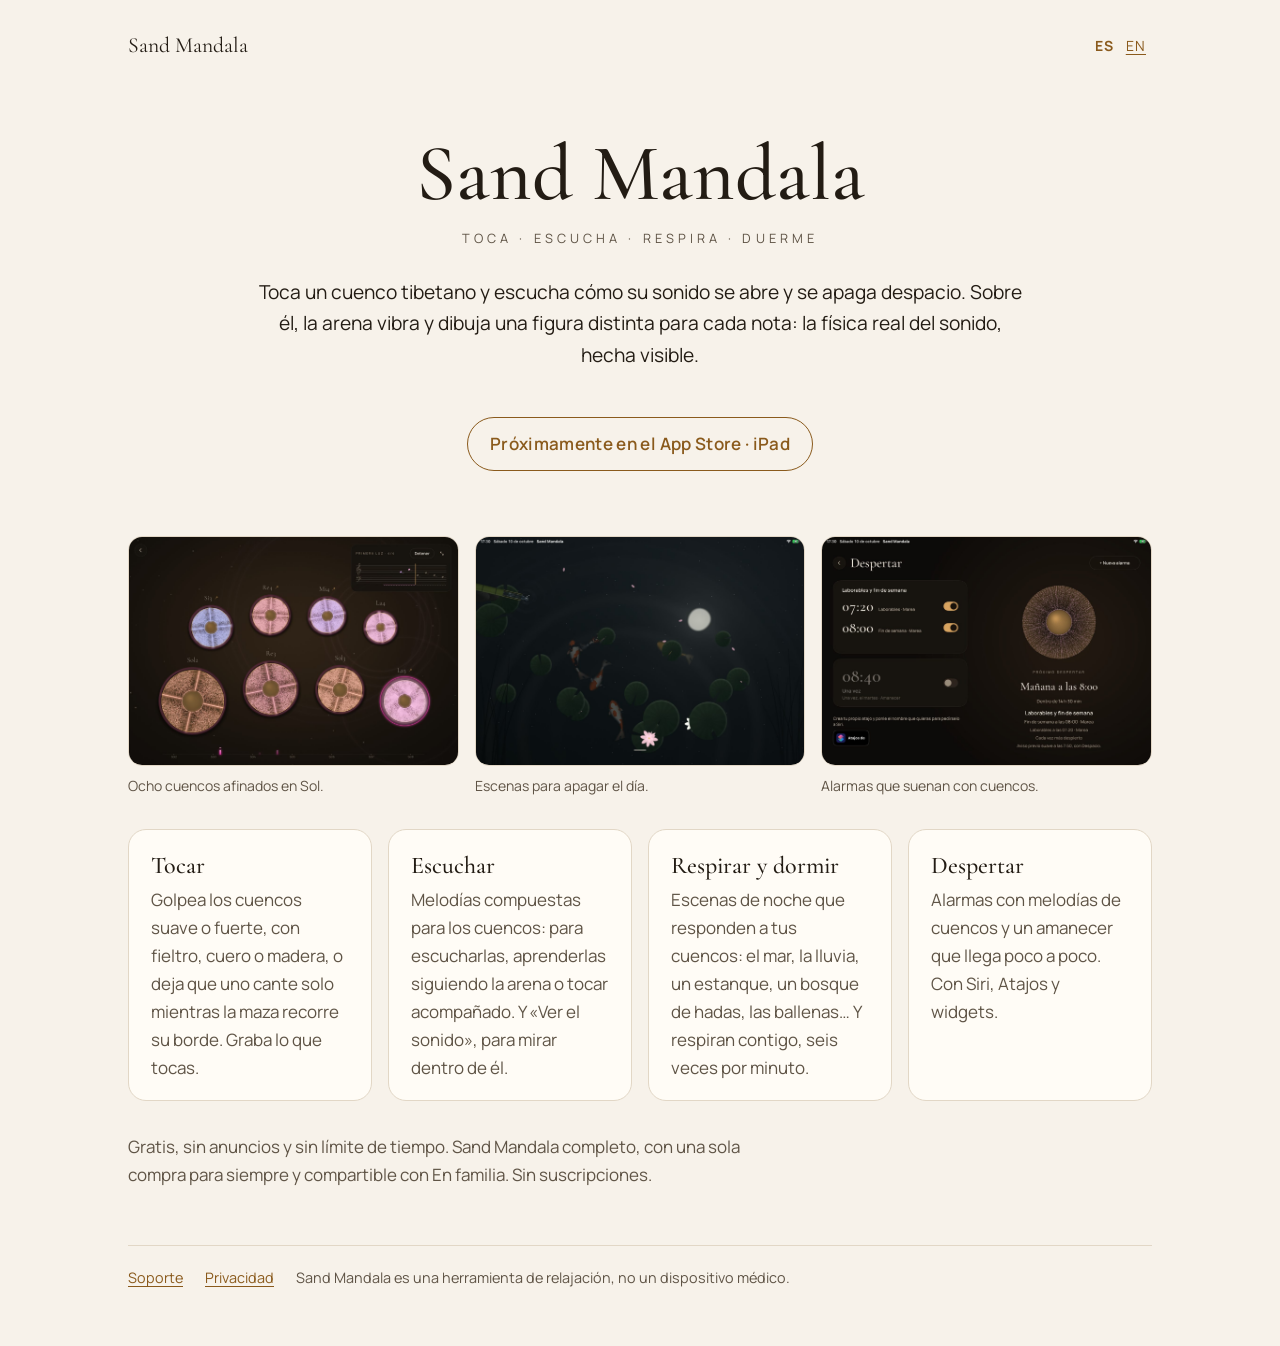
<file: index.html>
<!doctype html>
<html lang="es">
<head>
<meta charset="utf-8">
<meta name="viewport" content="width=device-width, initial-scale=1">
<title>Sand Mandala – Cuencos y sueño</title>
<meta name="description" content="Toca cuencos tibetanos y mira cómo la arena dibuja su sonido. Respira con el mar, duérmete con la lluvia o con el canto de las ballenas, y despierta con un amanecer.">
<link rel="stylesheet" href="assets/style.css">
<link rel="alternate" hreflang="en" href="en/">
<link rel="alternate" hreflang="es" href="./">
</head>
<body>
<div class="page wide">
  <header class="top">
    <a class="home" href="./">Sand Mandala</a>
    <nav class="lang" aria-label="Idioma"><span aria-current="true">ES</span><a href="en/" hreflang="en" lang="en">EN</a></nav>
  </header>

  <main>
    <div class="hero">
      <h1>Sand Mandala</h1>
      <p class="eyebrow">Toca · escucha · respira · duerme</p>
      <p class="lede">Toca un cuenco tibetano y escucha cómo su sonido se abre y se apaga despacio. Sobre él, la arena vibra y dibuja una figura distinta para cada nota: la física real del sonido, hecha visible.</p>
      <p class="soon">Próximamente en el App Store · iPad</p>
    </div>

    <div class="shots">
      <figure><img src="assets/img/02-cuencos.jpg" width="1400" height="973" alt="Ocho cuencos de bronce sobre fondo oscuro; la arena de cada uno dibuja su figura mientras suena una melodía."><figcaption>Ocho cuencos afinados en Sol.</figcaption></figure>
      <figure><img src="assets/img/03-estanque.jpg" width="1400" height="973" alt="Un estanque de noche con nenúfares, peces koi y la luna reflejada."><figcaption>Escenas para apagar el día.</figcaption></figure>
      <figure><img src="assets/img/05-despertar.jpg" width="1400" height="973" alt="La pantalla de alarmas, con el próximo despertar y un cuenco con su arena."><figcaption>Alarmas que suenan con cuencos.</figcaption></figure>
    </div>

    <div class="pillars">
      <section>
        <h2>Tocar</h2>
        <p>Golpea los cuencos suave o fuerte, con fieltro, cuero o madera, o deja que uno cante solo mientras la maza recorre su borde. Graba lo que tocas.</p>
      </section>
      <section>
        <h2>Escuchar</h2>
        <p>Melodías compuestas para los cuencos: para escucharlas, aprenderlas siguiendo la arena o tocar acompañado. Y «Ver el sonido», para mirar dentro de él.</p>
      </section>
      <section>
        <h2>Respirar y dormir</h2>
        <p>Escenas de noche que responden a tus cuencos: el mar, la lluvia, un estanque, un bosque de hadas, las ballenas… Y respiran contigo, seis veces por minuto.</p>
      </section>
      <section>
        <h2>Despertar</h2>
        <p>Alarmas con melodías de cuencos y un amanecer que llega poco a poco. Con Siri, Atajos y widgets.</p>
      </section>
    </div>

    <p class="muted" style="margin-top:32px">Gratis, sin anuncios y sin límite de tiempo. Sand Mandala completo, con una sola compra para siempre y compartible con En familia. Sin suscripciones.</p>
  </main>

  <footer>
    <a href="soporte/">Soporte</a>
    <a href="privacidad/">Privacidad</a>
    <span>Sand Mandala es una herramienta de relajación, no un dispositivo médico.</span>
  </footer>
</div>
</body>
</html>
</file>
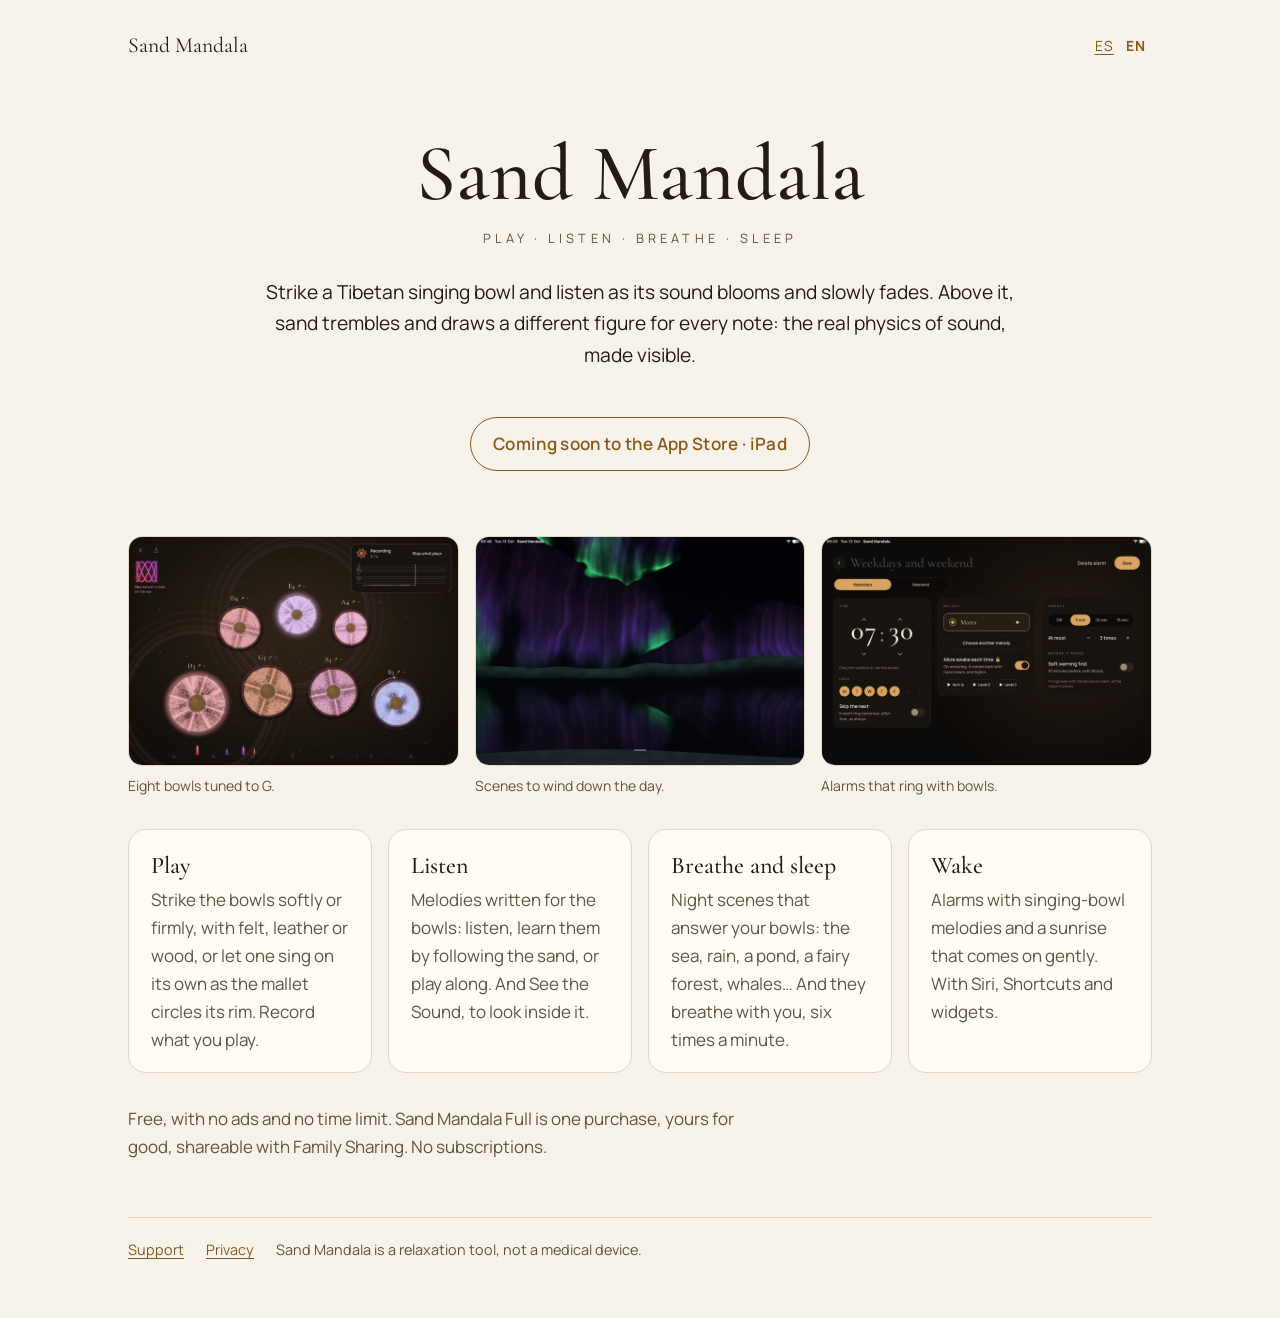
<file: en/index.html>
<!doctype html>
<html lang="en">
<head>
<meta charset="utf-8">
<meta name="viewport" content="width=device-width, initial-scale=1">
<title>Sand Mandala: Bowls &amp; Sleep</title>
<meta name="description" content="Play Tibetan singing bowls and watch sand draw their sound. Breathe with the sea, drift off to rain or whale song, and wake to a gentle dawn.">
<link rel="stylesheet" href="../assets/style.css">
<link rel="alternate" hreflang="es" href="../">
<link rel="alternate" hreflang="en" href="./">
</head>
<body>
<div class="page wide">
  <header class="top">
    <a class="home" href="./">Sand Mandala</a>
    <nav class="lang" aria-label="Language"><a href="../" hreflang="es" lang="es">ES</a><span aria-current="true">EN</span></nav>
  </header>

  <main>
    <div class="hero">
      <h1>Sand Mandala</h1>
      <p class="eyebrow">Play · listen · breathe · sleep</p>
      <p class="lede">Strike a Tibetan singing bowl and listen as its sound blooms and slowly fades. Above it, sand trembles and draws a different figure for every note: the real physics of sound, made visible.</p>
      <p class="soon">Coming soon to the App Store · iPad</p>
    </div>

    <div class="shots">
      <figure><img src="../assets/img/en/02-bowls.jpg" width="1400" height="973" alt="Eight bowls on a dark ground, each one's sand drawing its figure, while what is played is recorded."><figcaption>Eight bowls tuned to G.</figcaption></figure>
      <figure><img src="../assets/img/en/03-aurora.jpg" width="1400" height="973" alt="The northern lights over a still lake at night."><figcaption>Scenes to wind down the day.</figcaption></figure>
      <figure><img src="../assets/img/en/05-alarm.jpg" width="1400" height="973" alt="An alarm being edited: its time, its days, its melody and the snooze."><figcaption>Alarms that ring with bowls.</figcaption></figure>
    </div>

    <div class="pillars">
      <section>
        <h2>Play</h2>
        <p>Strike the bowls softly or firmly, with felt, leather or wood, or let one sing on its own as the mallet circles its rim. Record what you play.</p>
      </section>
      <section>
        <h2>Listen</h2>
        <p>Melodies written for the bowls: listen, learn them by following the sand, or play along. And See the Sound, to look inside it.</p>
      </section>
      <section>
        <h2>Breathe and sleep</h2>
        <p>Night scenes that answer your bowls: the sea, rain, a pond, a fairy forest, whales… And they breathe with you, six times a minute.</p>
      </section>
      <section>
        <h2>Wake</h2>
        <p>Alarms with singing-bowl melodies and a sunrise that comes on gently. With Siri, Shortcuts and widgets.</p>
      </section>
    </div>

    <p class="muted" style="margin-top:32px">Free, with no ads and no time limit. Sand Mandala Full is one purchase, yours for good, shareable with Family Sharing. No subscriptions.</p>
  </main>

  <footer>
    <a href="../support/">Support</a>
    <a href="../privacy/">Privacy</a>
    <span>Sand Mandala is a relaxation tool, not a medical device.</span>
  </footer>
</div>
</body>
</html>
</file>
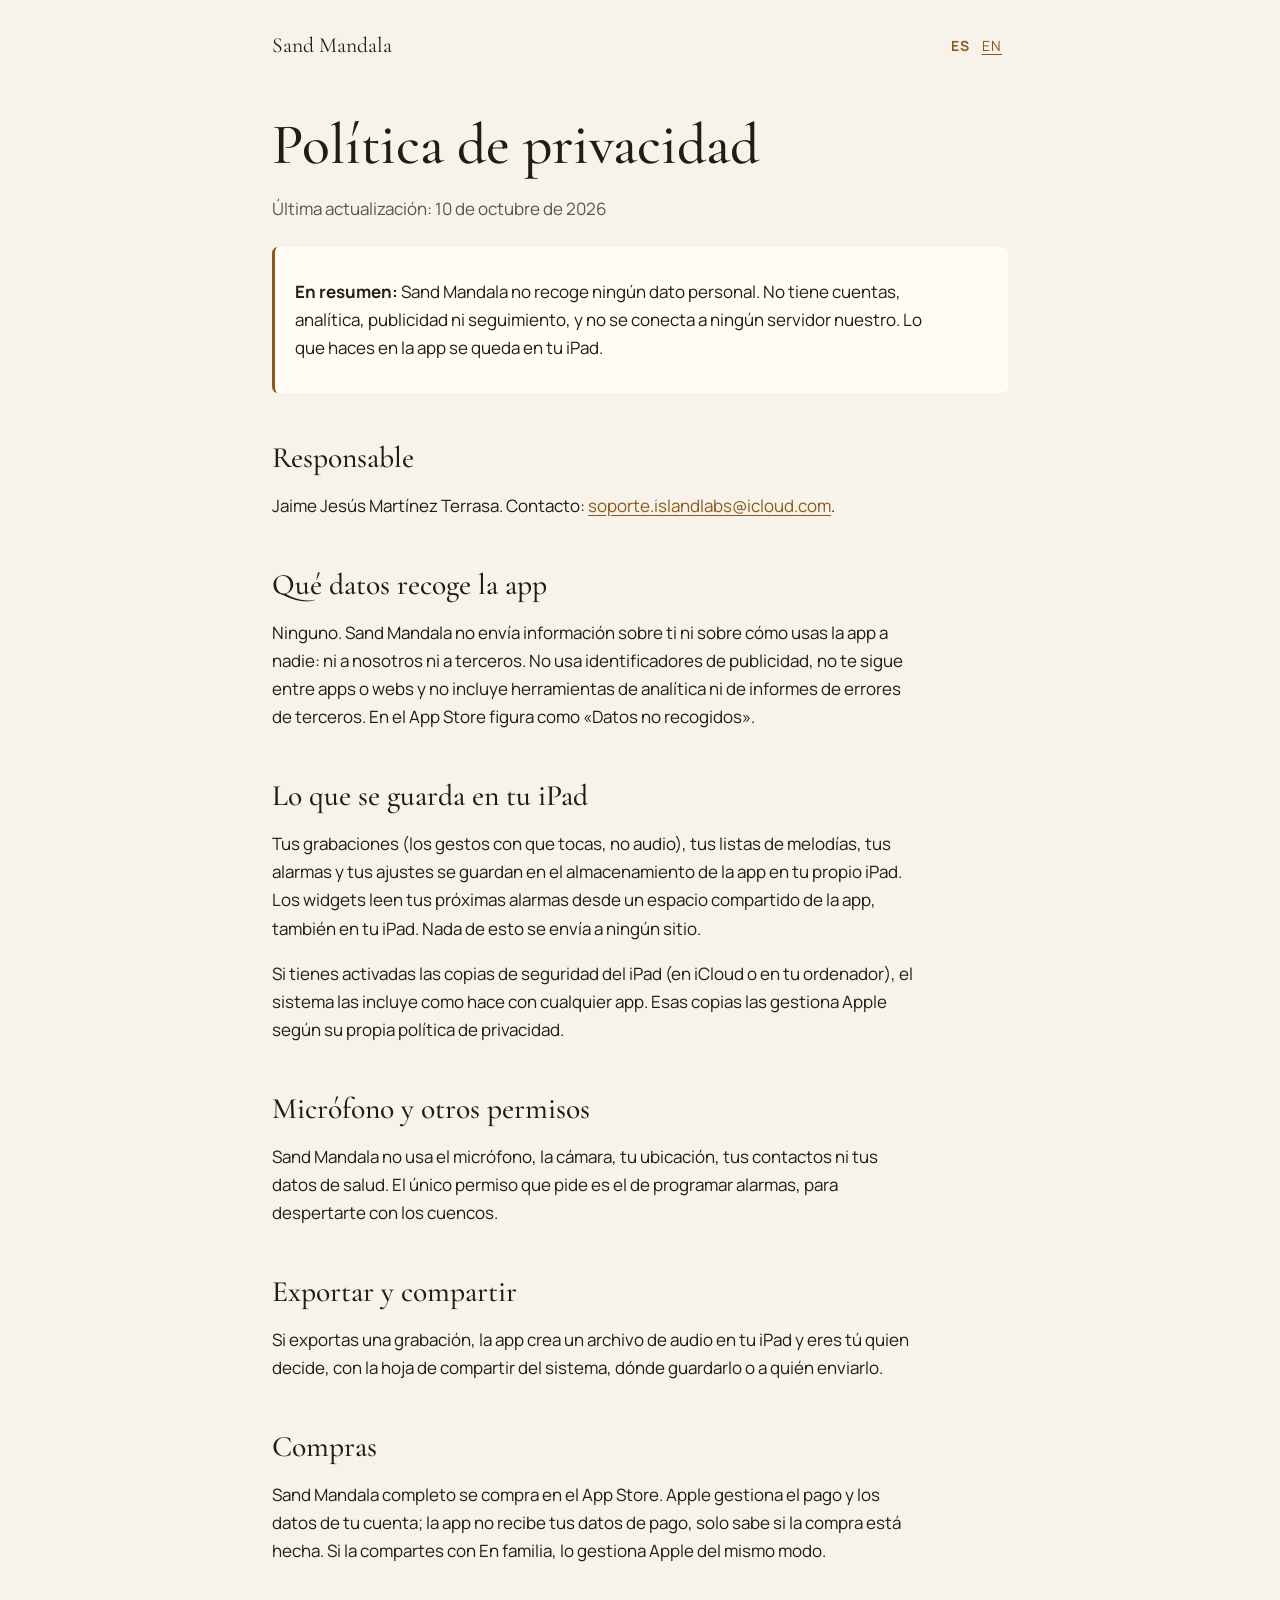
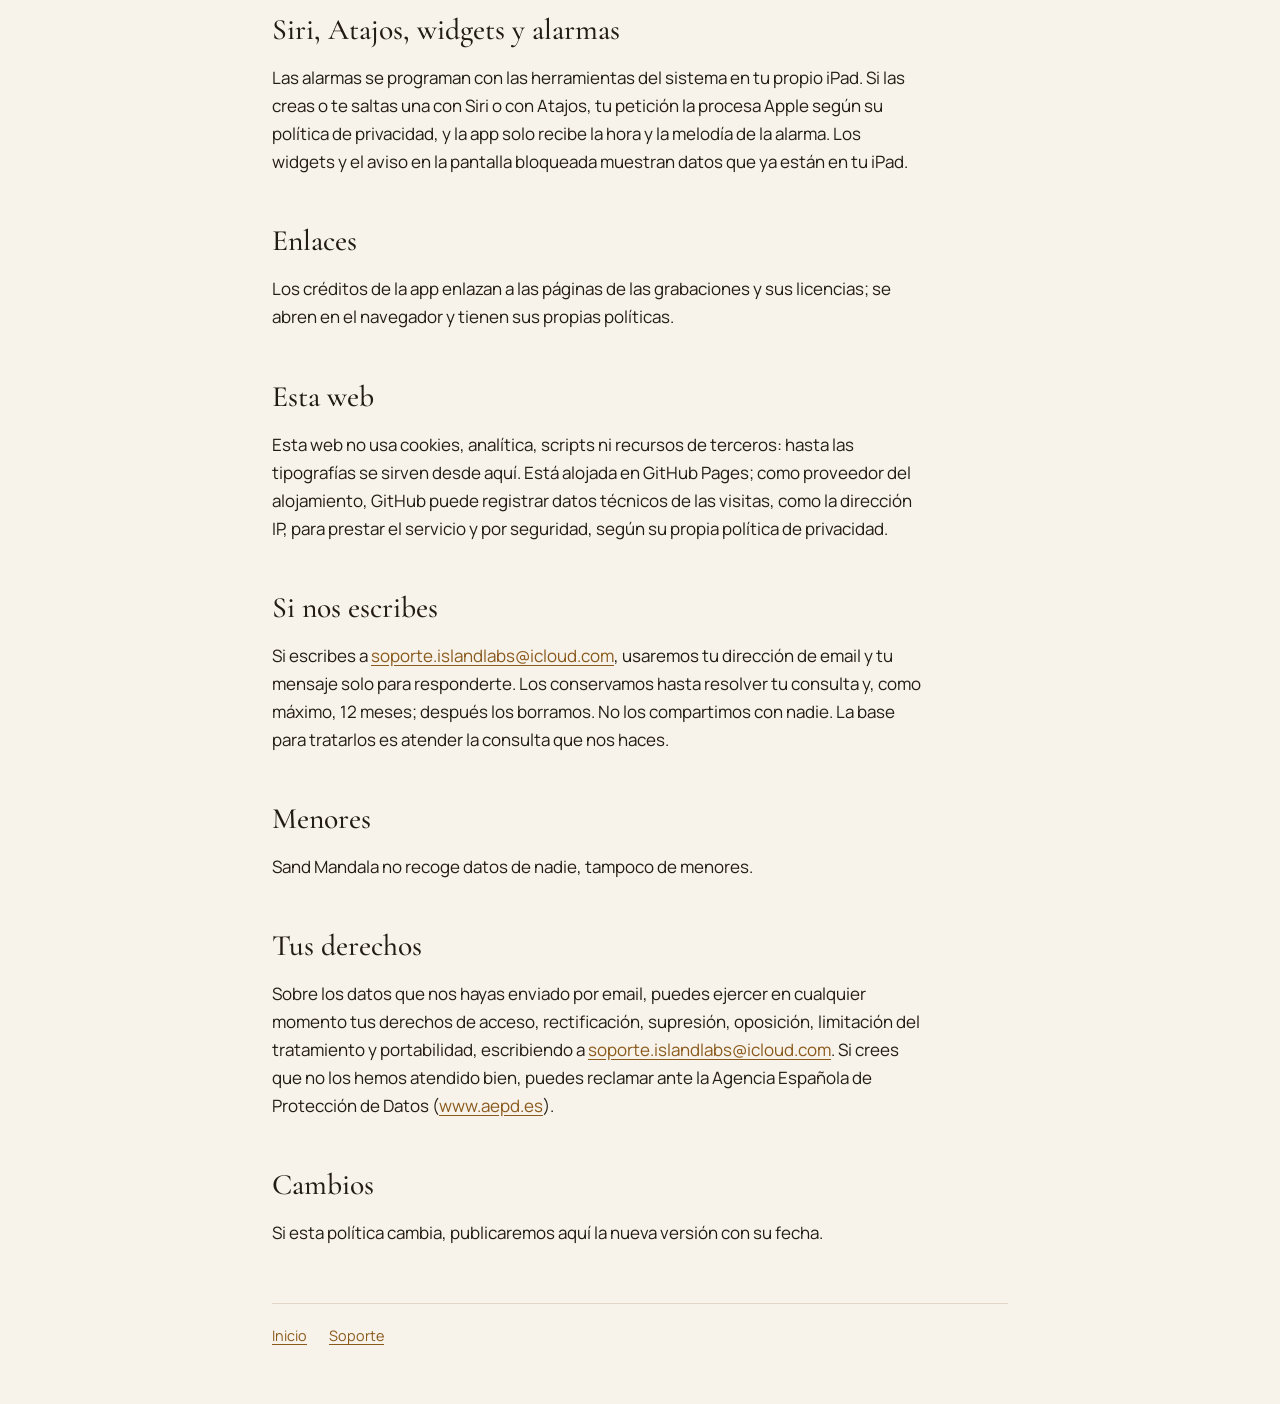
<file: privacidad/index.html>
<!doctype html>
<html lang="es">
<head>
<meta charset="utf-8">
<meta name="viewport" content="width=device-width, initial-scale=1">
<title>Política de privacidad · Sand Mandala</title>
<meta name="description" content="Sand Mandala no recoge datos personales: lo que haces en la app se queda en tu iPad.">
<link rel="stylesheet" href="../assets/style.css">
<link rel="alternate" hreflang="en" href="../privacy/">
</head>
<body>
<div class="page">
  <header class="top">
    <a class="home" href="../">Sand Mandala</a>
    <nav class="lang" aria-label="Idioma"><span aria-current="true">ES</span><a href="../privacy/" hreflang="en" lang="en">EN</a></nav>
  </header>

  <main>
    <h1>Política de privacidad</h1>
    <p class="muted">Última actualización: 10 de octubre de 2026</p>

    <div class="summary">
      <p><strong>En resumen:</strong> Sand Mandala no recoge ningún dato personal. No tiene cuentas, analítica, publicidad ni seguimiento, y no se conecta a ningún servidor nuestro. Lo que haces en la app se queda en tu iPad.</p>
    </div>

    <h2>Responsable</h2>
    <p>Jaime Jesús Martínez Terrasa. Contacto: <a href="mailto:soporte.islandlabs@icloud.com">soporte.islandlabs@icloud.com</a>.</p>

    <h2>Qué datos recoge la app</h2>
    <p>Ninguno. Sand Mandala no envía información sobre ti ni sobre cómo usas la app a nadie: ni a nosotros ni a terceros. No usa identificadores de publicidad, no te sigue entre apps o webs y no incluye herramientas de analítica ni de informes de errores de terceros. En el App Store figura como «Datos no recogidos».</p>

    <h2>Lo que se guarda en tu iPad</h2>
    <p>Tus grabaciones (los gestos con que tocas, no audio), tus listas de melodías, tus alarmas y tus ajustes se guardan en el almacenamiento de la app en tu propio iPad. Los widgets leen tus próximas alarmas desde un espacio compartido de la app, también en tu iPad. Nada de esto se envía a ningún sitio.</p>
    <p>Si tienes activadas las copias de seguridad del iPad (en iCloud o en tu ordenador), el sistema las incluye como hace con cualquier app. Esas copias las gestiona Apple según su propia política de privacidad.</p>

    <h2>Micrófono y otros permisos</h2>
    <p>Sand Mandala no usa el micrófono, la cámara, tu ubicación, tus contactos ni tus datos de salud. El único permiso que pide es el de programar alarmas, para despertarte con los cuencos.</p>

    <h2>Exportar y compartir</h2>
    <p>Si exportas una grabación, la app crea un archivo de audio en tu iPad y eres tú quien decide, con la hoja de compartir del sistema, dónde guardarlo o a quién enviarlo.</p>

    <h2>Compras</h2>
    <p>Sand Mandala completo se compra en el App Store. Apple gestiona el pago y los datos de tu cuenta; la app no recibe tus datos de pago, solo sabe si la compra está hecha. Si la compartes con En familia, lo gestiona Apple del mismo modo.</p>

    <h2>Siri, Atajos, widgets y alarmas</h2>
    <p>Las alarmas se programan con las herramientas del sistema en tu propio iPad. Si las creas o te saltas una con Siri o con Atajos, tu petición la procesa Apple según su política de privacidad, y la app solo recibe la hora y la melodía de la alarma. Los widgets y el aviso en la pantalla bloqueada muestran datos que ya están en tu iPad.</p>

    <h2>Enlaces</h2>
    <p>Los créditos de la app enlazan a las páginas de las grabaciones y sus licencias; se abren en el navegador y tienen sus propias políticas.</p>

    <h2>Esta web</h2>
    <p>Esta web no usa cookies, analítica, scripts ni recursos de terceros: hasta las tipografías se sirven desde aquí. Está alojada en GitHub Pages; como proveedor del alojamiento, GitHub puede registrar datos técnicos de las visitas, como la dirección IP, para prestar el servicio y por seguridad, según su propia política de privacidad.</p>

    <h2>Si nos escribes</h2>
    <p>Si escribes a <a href="mailto:soporte.islandlabs@icloud.com">soporte.islandlabs@icloud.com</a>, usaremos tu dirección de email y tu mensaje solo para responderte. Los conservamos hasta resolver tu consulta y, como máximo, 12 meses; después los borramos. No los compartimos con nadie. La base para tratarlos es atender la consulta que nos haces.</p>

    <h2>Menores</h2>
    <p>Sand Mandala no recoge datos de nadie, tampoco de menores.</p>

    <h2>Tus derechos</h2>
    <p>Sobre los datos que nos hayas enviado por email, puedes ejercer en cualquier momento tus derechos de acceso, rectificación, supresión, oposición, limitación del tratamiento y portabilidad, escribiendo a <a href="mailto:soporte.islandlabs@icloud.com">soporte.islandlabs@icloud.com</a>. Si crees que no los hemos atendido bien, puedes reclamar ante la Agencia Española de Protección de Datos (<a href="https://www.aepd.es">www.aepd.es</a>).</p>

    <h2>Cambios</h2>
    <p>Si esta política cambia, publicaremos aquí la nueva versión con su fecha.</p>
  </main>

  <footer>
    <a href="../">Inicio</a>
    <a href="../soporte/">Soporte</a>
  </footer>
</div>
</body>
</html>
</file>
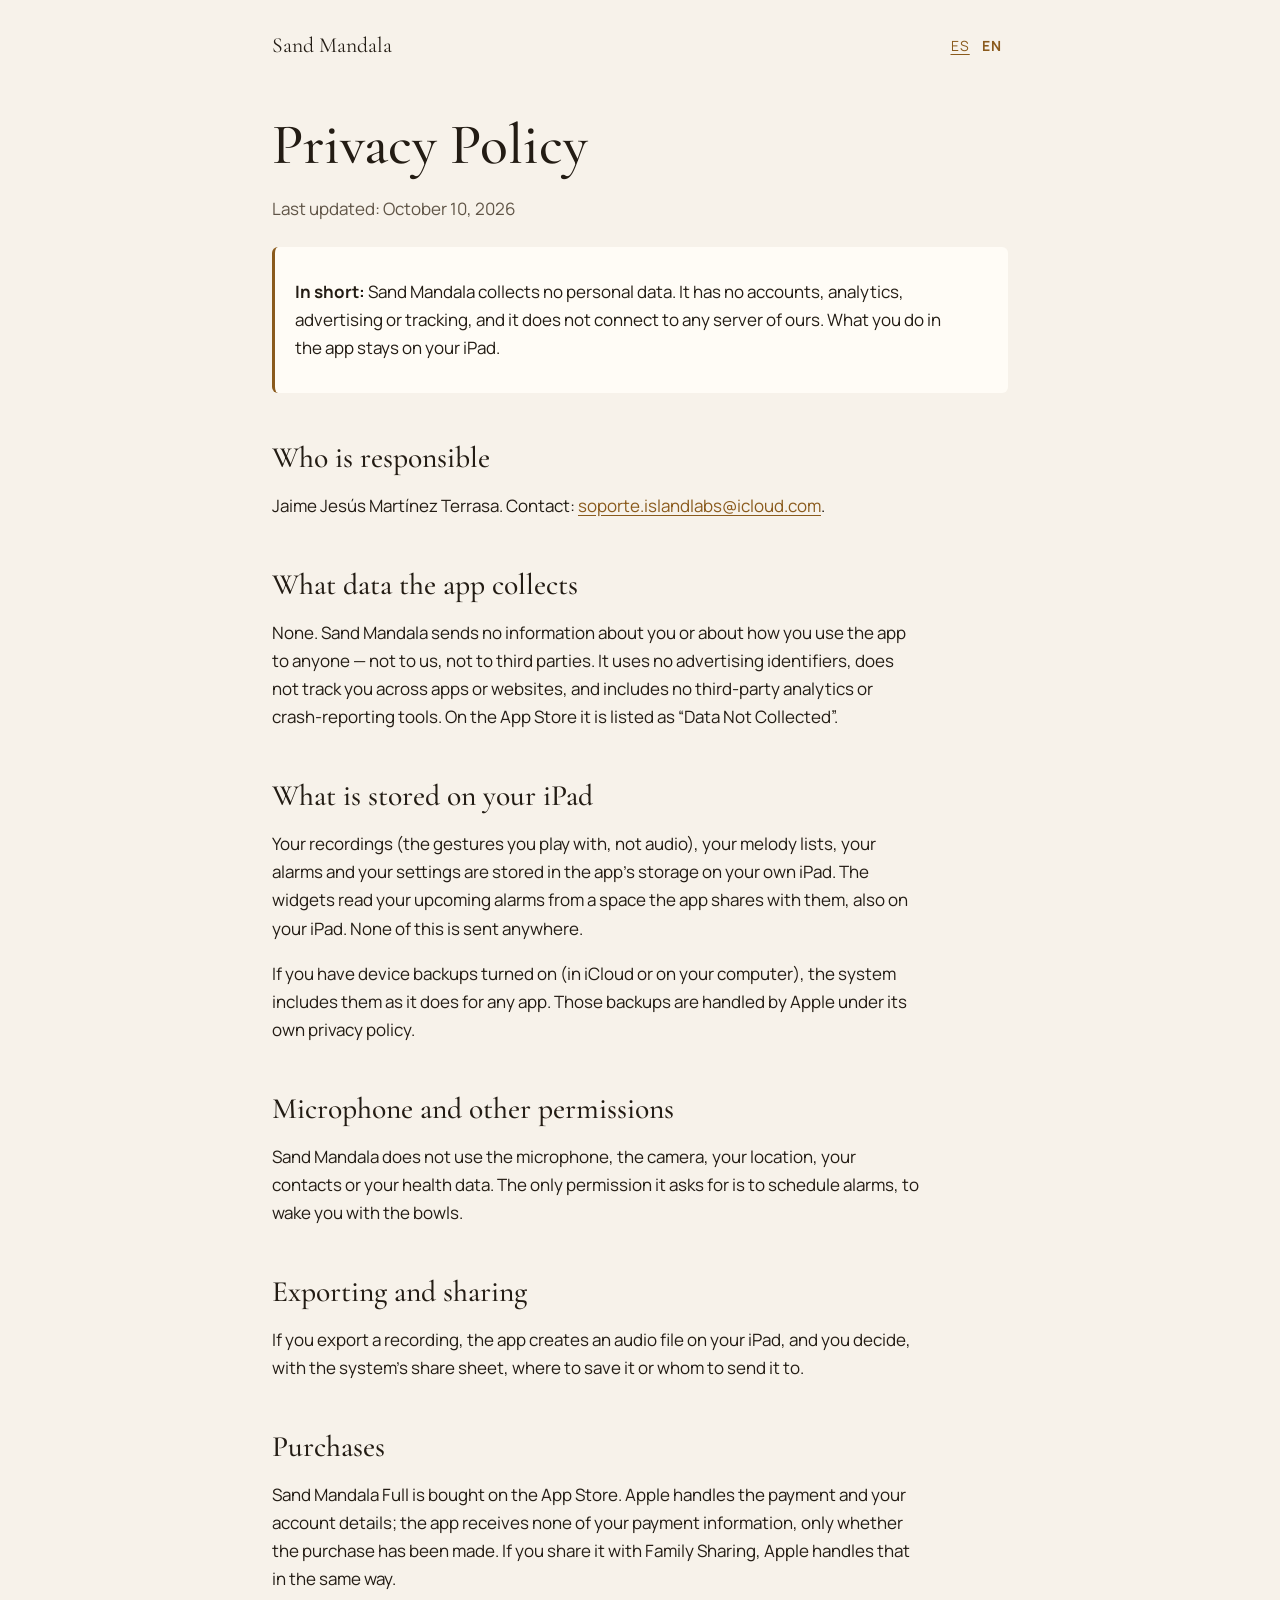
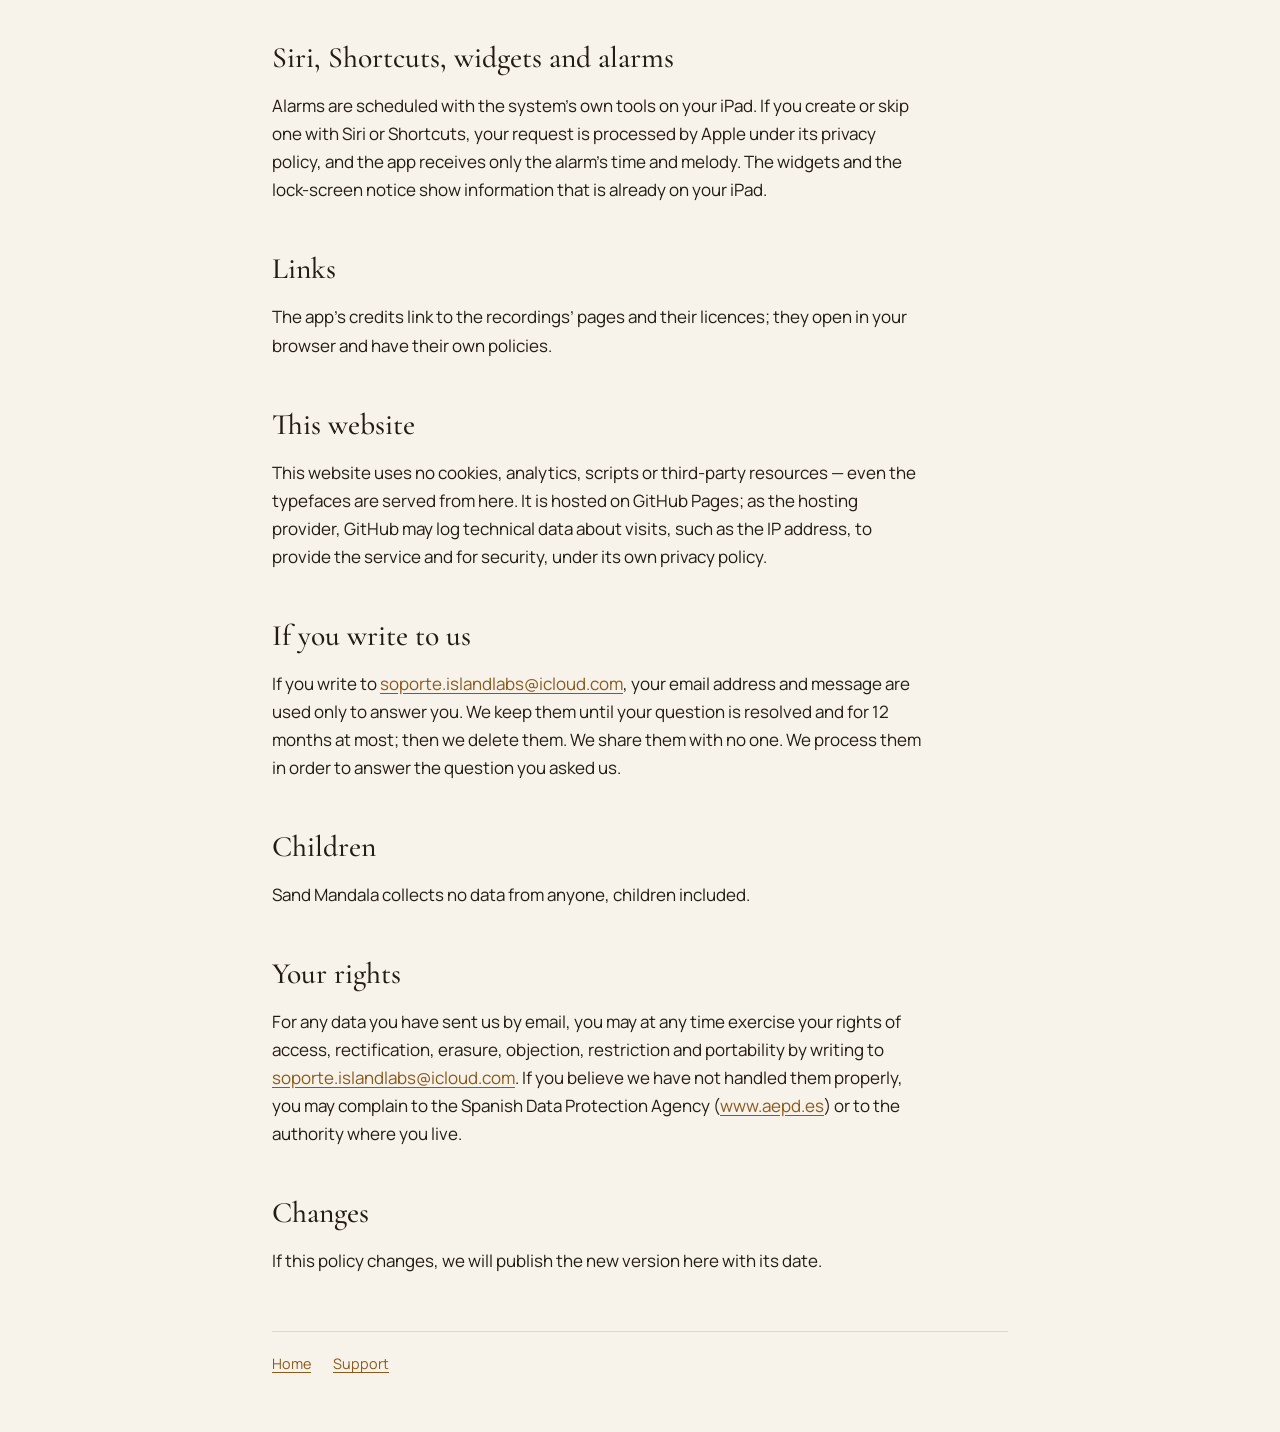
<file: privacy/index.html>
<!doctype html>
<html lang="en">
<head>
<meta charset="utf-8">
<meta name="viewport" content="width=device-width, initial-scale=1">
<title>Privacy Policy · Sand Mandala</title>
<meta name="description" content="Sand Mandala collects no personal data: what you do in the app stays on your iPad.">
<link rel="stylesheet" href="../assets/style.css">
<link rel="alternate" hreflang="es" href="../privacidad/">
</head>
<body>
<div class="page">
  <header class="top">
    <a class="home" href="../en/">Sand Mandala</a>
    <nav class="lang" aria-label="Language"><a href="../privacidad/" hreflang="es" lang="es">ES</a><span aria-current="true">EN</span></nav>
  </header>

  <main>
    <h1>Privacy Policy</h1>
    <p class="muted">Last updated: October 10, 2026</p>

    <div class="summary">
      <p><strong>In short:</strong> Sand Mandala collects no personal data. It has no accounts, analytics, advertising or tracking, and it does not connect to any server of ours. What you do in the app stays on your iPad.</p>
    </div>

    <h2>Who is responsible</h2>
    <p>Jaime Jesús Martínez Terrasa. Contact: <a href="mailto:soporte.islandlabs@icloud.com">soporte.islandlabs@icloud.com</a>.</p>

    <h2>What data the app collects</h2>
    <p>None. Sand Mandala sends no information about you or about how you use the app to anyone — not to us, not to third parties. It uses no advertising identifiers, does not track you across apps or websites, and includes no third-party analytics or crash-reporting tools. On the App Store it is listed as “Data Not Collected”.</p>

    <h2>What is stored on your iPad</h2>
    <p>Your recordings (the gestures you play with, not audio), your melody lists, your alarms and your settings are stored in the app’s storage on your own iPad. The widgets read your upcoming alarms from a space the app shares with them, also on your iPad. None of this is sent anywhere.</p>
    <p>If you have device backups turned on (in iCloud or on your computer), the system includes them as it does for any app. Those backups are handled by Apple under its own privacy policy.</p>

    <h2>Microphone and other permissions</h2>
    <p>Sand Mandala does not use the microphone, the camera, your location, your contacts or your health data. The only permission it asks for is to schedule alarms, to wake you with the bowls.</p>

    <h2>Exporting and sharing</h2>
    <p>If you export a recording, the app creates an audio file on your iPad, and you decide, with the system’s share sheet, where to save it or whom to send it to.</p>

    <h2>Purchases</h2>
    <p>Sand Mandala Full is bought on the App Store. Apple handles the payment and your account details; the app receives none of your payment information, only whether the purchase has been made. If you share it with Family Sharing, Apple handles that in the same way.</p>

    <h2>Siri, Shortcuts, widgets and alarms</h2>
    <p>Alarms are scheduled with the system’s own tools on your iPad. If you create or skip one with Siri or Shortcuts, your request is processed by Apple under its privacy policy, and the app receives only the alarm’s time and melody. The widgets and the lock-screen notice show information that is already on your iPad.</p>

    <h2>Links</h2>
    <p>The app’s credits link to the recordings’ pages and their licences; they open in your browser and have their own policies.</p>

    <h2>This website</h2>
    <p>This website uses no cookies, analytics, scripts or third-party resources — even the typefaces are served from here. It is hosted on GitHub Pages; as the hosting provider, GitHub may log technical data about visits, such as the IP address, to provide the service and for security, under its own privacy policy.</p>

    <h2>If you write to us</h2>
    <p>If you write to <a href="mailto:soporte.islandlabs@icloud.com">soporte.islandlabs@icloud.com</a>, your email address and message are used only to answer you. We keep them until your question is resolved and for 12 months at most; then we delete them. We share them with no one. We process them in order to answer the question you asked us.</p>

    <h2>Children</h2>
    <p>Sand Mandala collects no data from anyone, children included.</p>

    <h2>Your rights</h2>
    <p>For any data you have sent us by email, you may at any time exercise your rights of access, rectification, erasure, objection, restriction and portability by writing to <a href="mailto:soporte.islandlabs@icloud.com">soporte.islandlabs@icloud.com</a>. If you believe we have not handled them properly, you may complain to the Spanish Data Protection Agency (<a href="https://www.aepd.es">www.aepd.es</a>) or to the authority where you live.</p>

    <h2>Changes</h2>
    <p>If this policy changes, we will publish the new version here with its date.</p>
  </main>

  <footer>
    <a href="../en/">Home</a>
    <a href="../support/">Support</a>
  </footer>
</div>
</body>
</html>
</file>
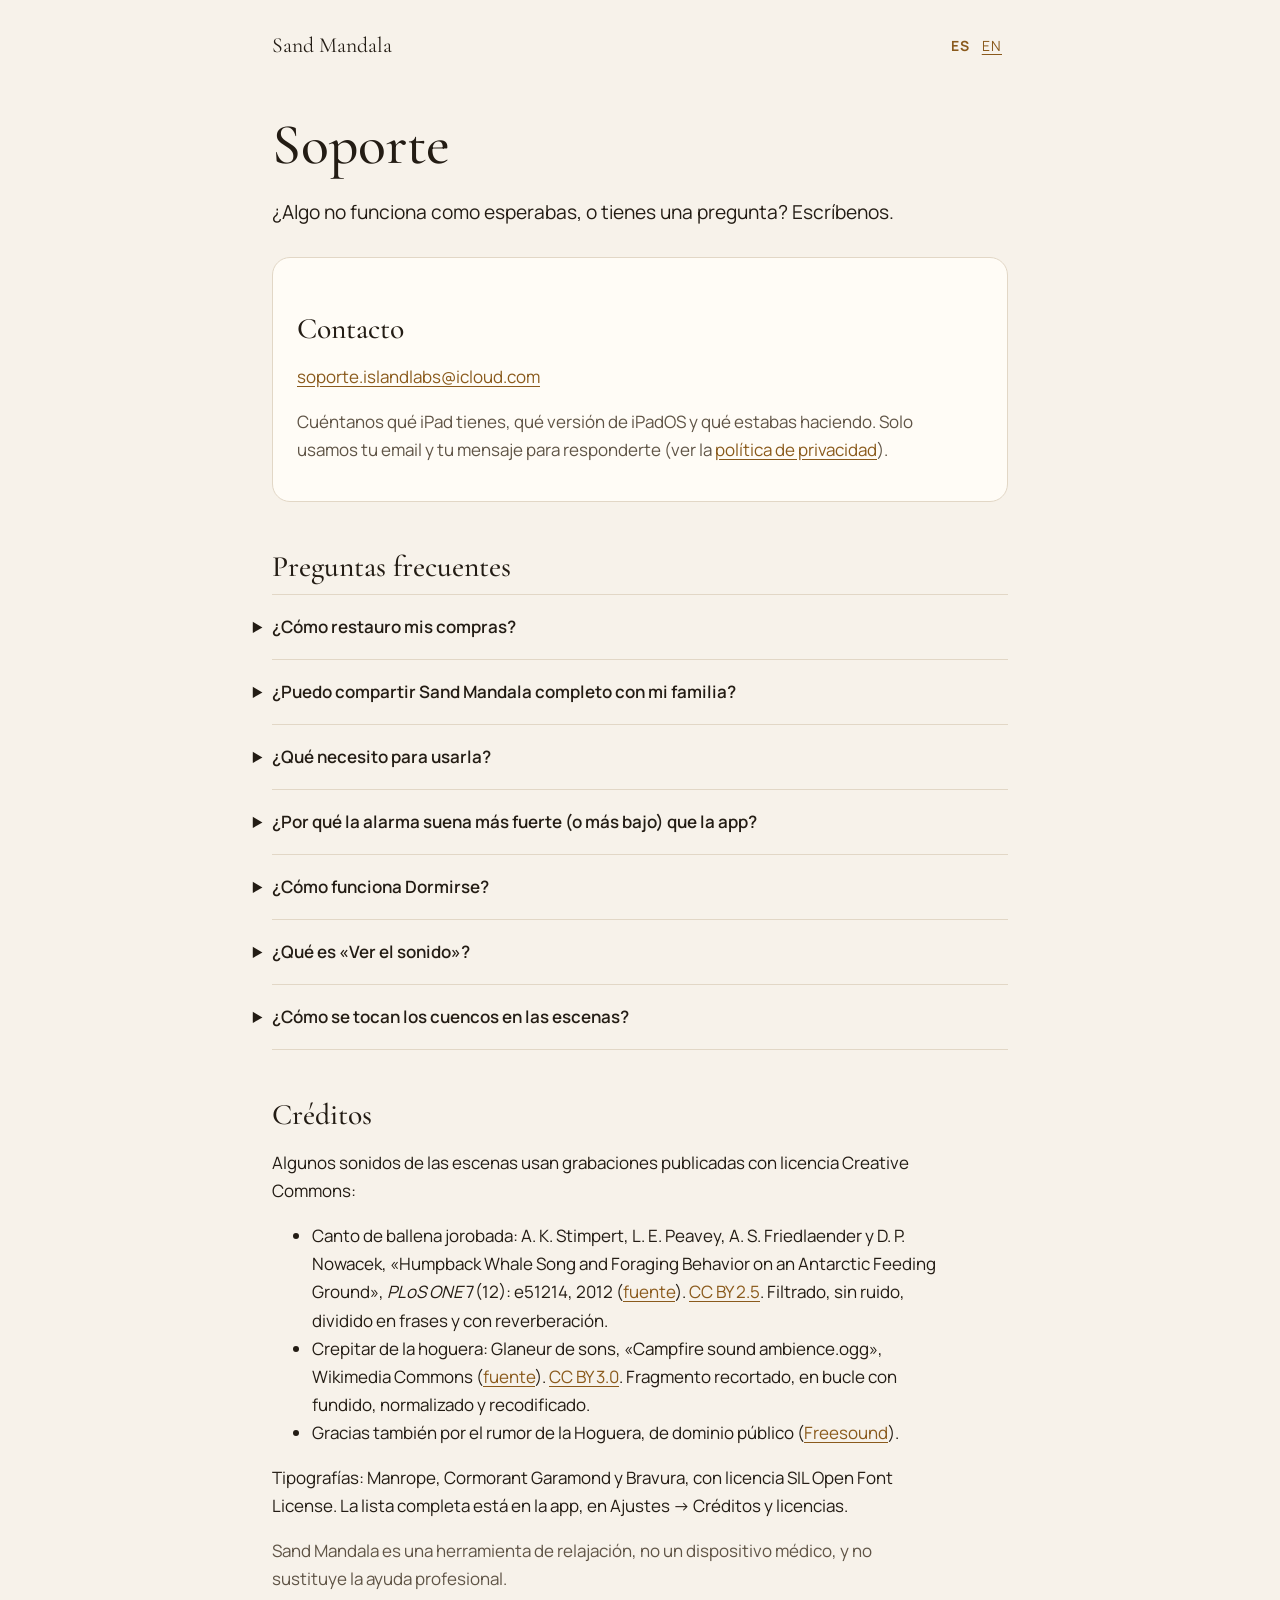
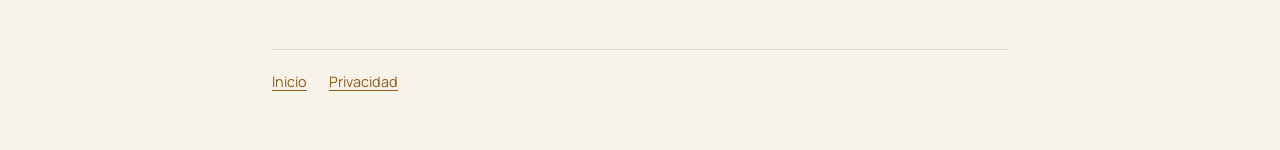
<file: soporte/index.html>
<!doctype html>
<html lang="es">
<head>
<meta charset="utf-8">
<meta name="viewport" content="width=device-width, initial-scale=1">
<title>Soporte · Sand Mandala</title>
<meta name="description" content="Ayuda y preguntas frecuentes de Sand Mandala.">
<link rel="stylesheet" href="../assets/style.css">
<link rel="alternate" hreflang="en" href="../support/">
</head>
<body>
<div class="page">
  <header class="top">
    <a class="home" href="../">Sand Mandala</a>
    <nav class="lang" aria-label="Idioma"><span aria-current="true">ES</span><a href="../support/" hreflang="en" lang="en">EN</a></nav>
  </header>

  <main>
    <h1>Soporte</h1>
    <p class="lede">¿Algo no funciona como esperabas, o tienes una pregunta? Escríbenos.</p>

    <div class="contact">
      <h2>Contacto</h2>
      <p><a href="mailto:soporte.islandlabs@icloud.com">soporte.islandlabs@icloud.com</a></p>
      <p class="muted">Cuéntanos qué iPad tienes, qué versión de iPadOS y qué estabas haciendo. Solo usamos tu email y tu mensaje para responderte (ver la <a href="../privacidad/">política de privacidad</a>).</p>
    </div>

    <h2>Preguntas frecuentes</h2>

    <details>
      <summary>¿Cómo restauro mis compras?</summary>
      <p>En la pantalla de inicio, toca la rueda de ajustes (arriba a la derecha) y, en «Sand Mandala completo», elige <strong>Restaurar compras</strong>. También está en la hoja de compra. Usa el mismo Apple ID con el que compraste.</p>
    </details>

    <details>
      <summary>¿Puedo compartir Sand Mandala completo con mi familia?</summary>
      <p>Sí. La compra se comparte con En familia: los miembros de tu grupo familiar lo tienen sin volver a pagar. Si a alguno no le aparece, que use Restaurar compras con su propio Apple ID.</p>
    </details>

    <details>
      <summary>¿Qué necesito para usarla?</summary>
      <ul>
        <li>Un iPad con iPadOS 17.6 o posterior.</li>
        <li>Las alarmas con cuencos necesitan iPadOS 26.</li>
        <li>Para que una alarma suene con una pieza del banco o con una grabación tuya hace falta iPadOS 27; antes, suenan con las melodías para despertar.</li>
      </ul>
    </details>

    <details>
      <summary>¿Por qué la alarma suena más fuerte (o más bajo) que la app?</summary>
      <p>Las alarmas suenan al volumen de <strong>Tono y avisos</strong> (Ajustes → Sonidos), no al de la música. Los botones de volumen solo lo cambian si ahí está activado «Cambiar con botones». Suenan aunque el iPad esté en silencio.</p>
    </details>

    <details>
      <summary>¿Cómo funciona Dormirse?</summary>
      <p>En una escena, elige Dormirse y cuánto tiempo: 15 o 30 minutos gratis; 45 o 60 minutos, hasta la alarma o toda la noche con Sand Mandala completo. Suena una pieza lenta de cuencos (o solo la escena, si lo prefieres), la pantalla se oscurece y, al final, el sonido se apaga poco a poco. Para pararlo antes, mantén el dedo sobre la escena.</p>
    </details>

    <details>
      <summary>¿Qué es «Ver el sonido»?</summary>
      <p>Es el botón de barras, arriba a la derecha en los cuencos. Muestra mientras tocas los parciales de cada cuenco a lo largo de la parte inferior y, entre los dos últimos cuencos que has tocado, la figura que dibujan juntos: cuanto más sencilla, mejor suenan juntas, y si gira, es que laten. Es gratis.</p>
    </details>

    <details>
      <summary>¿Cómo se tocan los cuencos en las escenas?</summary>
      <p>Toca en cualquier sitio de la escena: suena el cuenco más cercano a tu dedo y aparece un aro de su color donde has tocado. Cada escena le responde a su manera: el camino de la luna, las ondas del estanque, el plancton… Las tres primeras veces que entras se ve dónde está cada cuenco.</p>
    </details>

    <h2>Créditos</h2>
    <p>Algunos sonidos de las escenas usan grabaciones publicadas con licencia Creative Commons:</p>
    <ul>
      <li>Canto de ballena jorobada: A. K. Stimpert, L. E. Peavey, A. S. Friedlaender y D. P. Nowacek, «Humpback Whale Song and Foraging Behavior on an Antarctic Feeding Ground», <em>PLoS ONE</em> 7(12): e51214, 2012 (<a href="https://doi.org/10.1371/journal.pone.0051214">fuente</a>). <a href="https://creativecommons.org/licenses/by/2.5/">CC BY 2.5</a>. Filtrado, sin ruido, dividido en frases y con reverberación.</li>
      <li>Crepitar de la hoguera: Glaneur de sons, «Campfire sound ambience.ogg», Wikimedia Commons (<a href="https://commons.wikimedia.org/wiki/File:Campfire_sound_ambience.ogg">fuente</a>). <a href="https://creativecommons.org/licenses/by/3.0/">CC BY 3.0</a>. Fragmento recortado, en bucle con fundido, normalizado y recodificado.</li>
      <li>Gracias también por el rumor de la Hoguera, de dominio público (<a href="https://freesound.org/s/729395/">Freesound</a>).</li>
    </ul>
    <p>Tipografías: Manrope, Cormorant Garamond y Bravura, con licencia SIL Open Font License. La lista completa está en la app, en Ajustes → Créditos y licencias.</p>

    <p class="muted">Sand Mandala es una herramienta de relajación, no un dispositivo médico, y no sustituye la ayuda profesional.</p>
  </main>

  <footer>
    <a href="../">Inicio</a>
    <a href="../privacidad/">Privacidad</a>
  </footer>
</div>
</body>
</html>
</file>
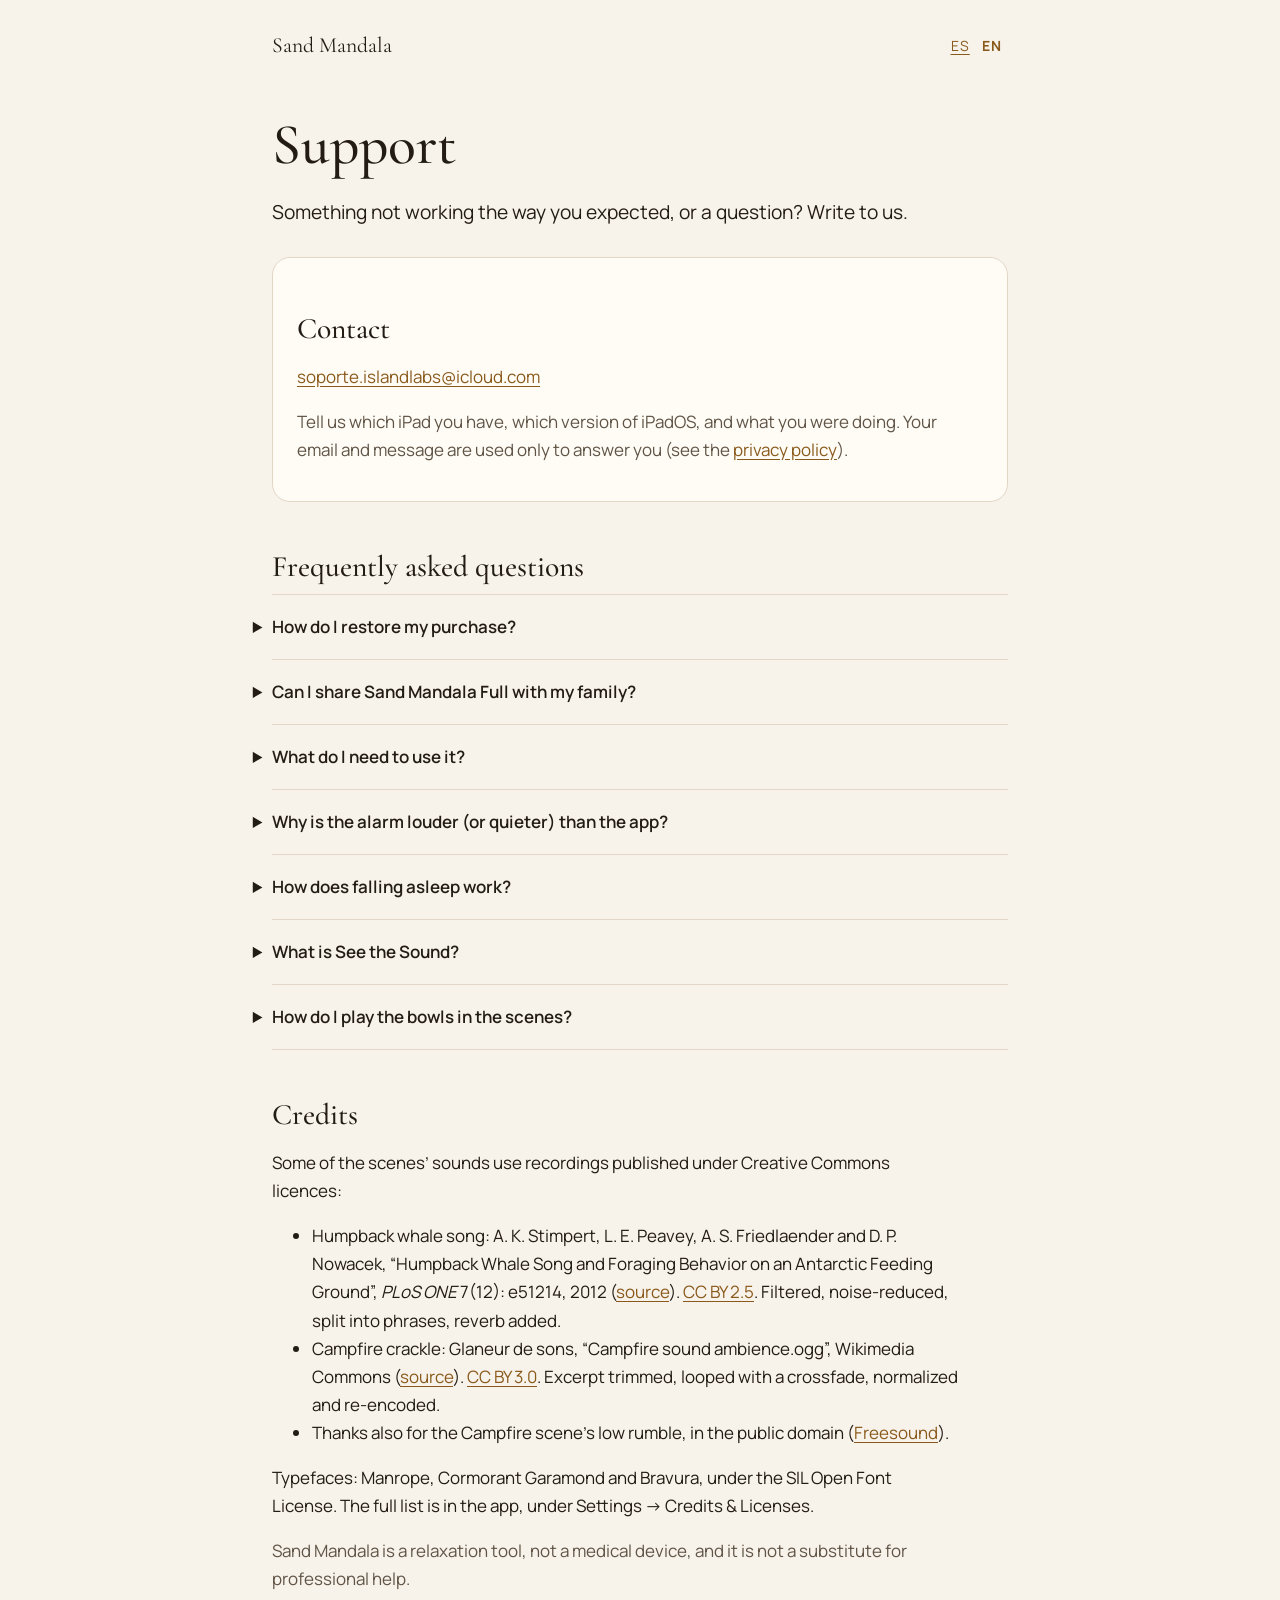
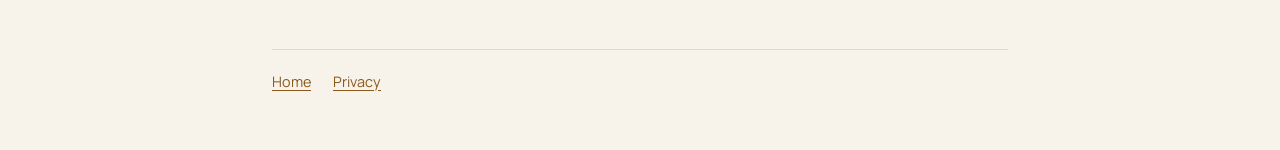
<file: support/index.html>
<!doctype html>
<html lang="en">
<head>
<meta charset="utf-8">
<meta name="viewport" content="width=device-width, initial-scale=1">
<title>Support · Sand Mandala</title>
<meta name="description" content="Help and frequently asked questions for Sand Mandala.">
<link rel="stylesheet" href="../assets/style.css">
<link rel="alternate" hreflang="es" href="../soporte/">
</head>
<body>
<div class="page">
  <header class="top">
    <a class="home" href="../en/">Sand Mandala</a>
    <nav class="lang" aria-label="Language"><a href="../soporte/" hreflang="es" lang="es">ES</a><span aria-current="true">EN</span></nav>
  </header>

  <main>
    <h1>Support</h1>
    <p class="lede">Something not working the way you expected, or a question? Write to us.</p>

    <div class="contact">
      <h2>Contact</h2>
      <p><a href="mailto:soporte.islandlabs@icloud.com">soporte.islandlabs@icloud.com</a></p>
      <p class="muted">Tell us which iPad you have, which version of iPadOS, and what you were doing. Your email and message are used only to answer you (see the <a href="../privacy/">privacy policy</a>).</p>
    </div>

    <h2>Frequently asked questions</h2>

    <details>
      <summary>How do I restore my purchase?</summary>
      <p>On the home screen, tap the settings wheel (top right) and, under Sand Mandala Full, choose <strong>Restore purchases</strong>. It is also on the purchase sheet. Use the same Apple Account you bought with.</p>
    </details>

    <details>
      <summary>Can I share Sand Mandala Full with my family?</summary>
      <p>Yes. The purchase is shared with Family Sharing: members of your family group get it without paying again. If it doesn't show up for someone, they can use Restore purchases with their own Apple Account.</p>
    </details>

    <details>
      <summary>What do I need to use it?</summary>
      <ul>
        <li>An iPad with iPadOS 17.6 or later.</li>
        <li>Alarms with the bowls need iPadOS 26.</li>
        <li>For an alarm to ring with a piece from the library or one of your recordings you need iPadOS 27; before that, alarms ring with the wake-up melodies.</li>
      </ul>
    </details>

    <details>
      <summary>Why is the alarm louder (or quieter) than the app?</summary>
      <p>Alarms ring at the <strong>Ringtone and Alerts</strong> volume (Settings → Sounds), not the music volume. The volume buttons only change it if “Change with Buttons” is turned on there. They ring even when the iPad is silenced.</p>
    </details>

    <details>
      <summary>How does falling asleep work?</summary>
      <p>In a scene, choose Fall asleep and how long: 15 or 30 minutes for free; 45 or 60 minutes, until the alarm or all night with Sand Mandala Full. A slow bowls piece plays (or the scene alone, if you prefer), the screen darkens and, at the end, the sound fades out gently. To stop sooner, hold your finger on the scene.</p>
    </details>

    <details>
      <summary>What is See the Sound?</summary>
      <p>It’s the bars button at the top right of the bowls. As you play, it shows each bowl’s partials along the bottom and, between the last two bowls you struck, the figure they draw together: the simpler it is, the better they sound together, and if it turns, they are beating. It’s free.</p>
    </details>

    <details>
      <summary>How do I play the bowls in the scenes?</summary>
      <p>Touch anywhere on the scene: the bowl nearest your finger sounds, and a ring of its colour appears where you touched. Each scene answers in its own way: the moon’s path, ripples on the pond, the plankton… The first three times you open the scenes, you can see where each bowl is.</p>
    </details>

    <h2>Credits</h2>
    <p>Some of the scenes’ sounds use recordings published under Creative Commons licences:</p>
    <ul>
      <li>Humpback whale song: A. K. Stimpert, L. E. Peavey, A. S. Friedlaender and D. P. Nowacek, “Humpback Whale Song and Foraging Behavior on an Antarctic Feeding Ground”, <em>PLoS ONE</em> 7(12): e51214, 2012 (<a href="https://doi.org/10.1371/journal.pone.0051214">source</a>). <a href="https://creativecommons.org/licenses/by/2.5/">CC BY 2.5</a>. Filtered, noise-reduced, split into phrases, reverb added.</li>
      <li>Campfire crackle: Glaneur de sons, “Campfire sound ambience.ogg”, Wikimedia Commons (<a href="https://commons.wikimedia.org/wiki/File:Campfire_sound_ambience.ogg">source</a>). <a href="https://creativecommons.org/licenses/by/3.0/">CC BY 3.0</a>. Excerpt trimmed, looped with a crossfade, normalized and re-encoded.</li>
      <li>Thanks also for the Campfire scene’s low rumble, in the public domain (<a href="https://freesound.org/s/729395/">Freesound</a>).</li>
    </ul>
    <p>Typefaces: Manrope, Cormorant Garamond and Bravura, under the SIL Open Font License. The full list is in the app, under Settings → Credits &amp; Licenses.</p>

    <p class="muted">Sand Mandala is a relaxation tool, not a medical device, and it is not a substitute for professional help.</p>
  </main>

  <footer>
    <a href="../en/">Home</a>
    <a href="../privacy/">Privacy</a>
  </footer>
</div>
</body>
</html>
</file>
<file: assets/style.css>
/* Sand Mandala — the website's one stylesheet. No third-party requests:
   the typefaces are served from this site (SIL Open Font License). */

@font-face {
  font-family: "Manrope";
  src: url("fonts/Manrope-Variable.woff") format("woff");
  font-weight: 200 800;
  font-display: swap;
}
@font-face {
  font-family: "Cormorant Garamond";
  src: url("fonts/CormorantGaramond-Variable.woff") format("woff");
  font-weight: 300 700;
  font-display: swap;
}
@font-face {
  font-family: "Cormorant Garamond";
  src: url("fonts/CormorantGaramond-Italic-Variable.woff") format("woff");
  font-weight: 300 700;
  font-style: italic;
  font-display: swap;
}

/* The app's night: dark warm ground, ivory, bronze. */
:root {
  --ground: #0d0b09;
  --surface: #17130f;
  --line: #2e2720;
  --text: #f2eadf;
  --muted: #b5a995;
  --bronze: #d9a45f;
  --bronze-strong: #e8b874;
  --focus: #e8b874;
  color-scheme: dark;
}

@media (prefers-color-scheme: light) {
  :root {
    --ground: #f7f2ea;
    --surface: #fffcf6;
    --line: #e2d7c6;
    --text: #231c14;
    --muted: #5f5446;
    --bronze: #8a5a1c;
    --bronze-strong: #6f4610;
    --focus: #8a5a1c;
    color-scheme: light;
  }
}

*, *::before, *::after { box-sizing: border-box; }

html { -webkit-text-size-adjust: 100%; }

body {
  margin: 0;
  background: var(--ground);
  color: var(--text);
  font-family: "Manrope", system-ui, -apple-system, "Segoe UI", sans-serif;
  font-size: 1.0625rem;
  line-height: 1.65;
  padding: 0 20px;
}

.page {
  max-width: 46rem;
  margin: 0 auto;
  padding: 28px 0 56px;
}

.page.wide { max-width: 64rem; }

/* Top bar: the name, the language. */
.top {
  display: flex;
  justify-content: space-between;
  align-items: center;
  gap: 16px;
  padding-bottom: 8px;
}
.top .home {
  font-family: "Cormorant Garamond", Georgia, serif;
  font-size: 1.35rem;
  color: var(--text);
  text-decoration: none;
}
.lang { font-size: 0.875rem; letter-spacing: 0.08em; }
.lang a, .lang span { padding: 4px 6px; }
.lang span { color: var(--bronze); font-weight: 700; }

h1, h2, h3 {
  font-family: "Cormorant Garamond", Georgia, serif;
  font-weight: 500;
  line-height: 1.15;
  text-wrap: balance;
}
h1 { font-size: clamp(2.4rem, 7vw, 3.6rem); margin: 40px 0 8px; }
h2 { font-size: 1.85rem; margin: 48px 0 10px; }
h3 { font-size: 1.35rem; margin: 30px 0 6px; }

p, li { max-width: 65ch; }

.eyebrow {
  font-size: 0.8rem;
  letter-spacing: 0.32em;
  text-transform: uppercase;
  color: var(--muted);
  margin: 0 0 28px;
}

.lede { font-size: 1.2rem; color: var(--text); }
.muted { color: var(--muted); }

a { color: var(--bronze); text-underline-offset: 3px; }
a:hover { color: var(--bronze-strong); }
a:focus-visible { outline: 2px solid var(--focus); outline-offset: 3px; border-radius: 4px; }

/* The home page. */
.hero { text-align: center; padding: 24px 0 8px; }
.hero h1 { font-size: clamp(3rem, 10vw, 5rem); margin-top: 32px; }
.hero p { margin-left: auto; margin-right: auto; }
.hero .lede { margin-bottom: 28px; }

.soon {
  display: inline-block;
  padding: 12px 22px;
  border: 1px solid var(--bronze);
  border-radius: 999px;
  color: var(--bronze);
  font-weight: 600;
  letter-spacing: 0.02em;
}

.shots {
  display: grid;
  grid-template-columns: repeat(auto-fit, minmax(min(100%, 280px), 1fr));
  gap: 16px;
  margin: 40px 0 8px;
}
.shots figure { margin: 0; }
.shots img {
  display: block;
  width: 100%;
  height: auto;
  border-radius: 14px;
  border: 1px solid var(--line);
}
.shots figcaption { font-size: 0.875rem; color: var(--muted); margin-top: 8px; }

.pillars {
  display: grid;
  grid-template-columns: repeat(auto-fit, minmax(min(100%, 220px), 1fr));
  gap: 16px;
  margin-top: 32px;
}
.pillars section {
  background: var(--surface);
  border: 1px solid var(--line);
  border-radius: 18px;
  padding: 4px 22px 18px;
}
.pillars h2 { font-size: 1.5rem; margin: 18px 0 6px; }
.pillars p { margin: 0; color: var(--muted); }

/* Questions and answers. */
details {
  border-top: 1px solid var(--line);
  padding: 4px 0;
}
details:last-of-type { border-bottom: 1px solid var(--line); }
summary {
  cursor: pointer;
  font-weight: 600;
  padding: 14px 0;
  list-style-position: outside;
}
summary:focus-visible { outline: 2px solid var(--focus); outline-offset: 2px; border-radius: 4px; }
details p, details ul { margin-top: 0; }

.contact {
  background: var(--surface);
  border: 1px solid var(--line);
  border-radius: 18px;
  padding: 6px 24px 20px;
  margin-top: 28px;
}

.summary {
  background: var(--surface);
  border-left: 3px solid var(--bronze);
  border-radius: 6px;
  padding: 14px 20px;
  margin: 24px 0;
}

footer {
  border-top: 1px solid var(--line);
  margin-top: 56px;
  padding-top: 20px;
  font-size: 0.9rem;
  color: var(--muted);
  display: flex;
  flex-wrap: wrap;
  gap: 8px 22px;
}

@media (prefers-reduced-motion: no-preference) {
  a { transition: color 0.15s ease; }
}
</file>
